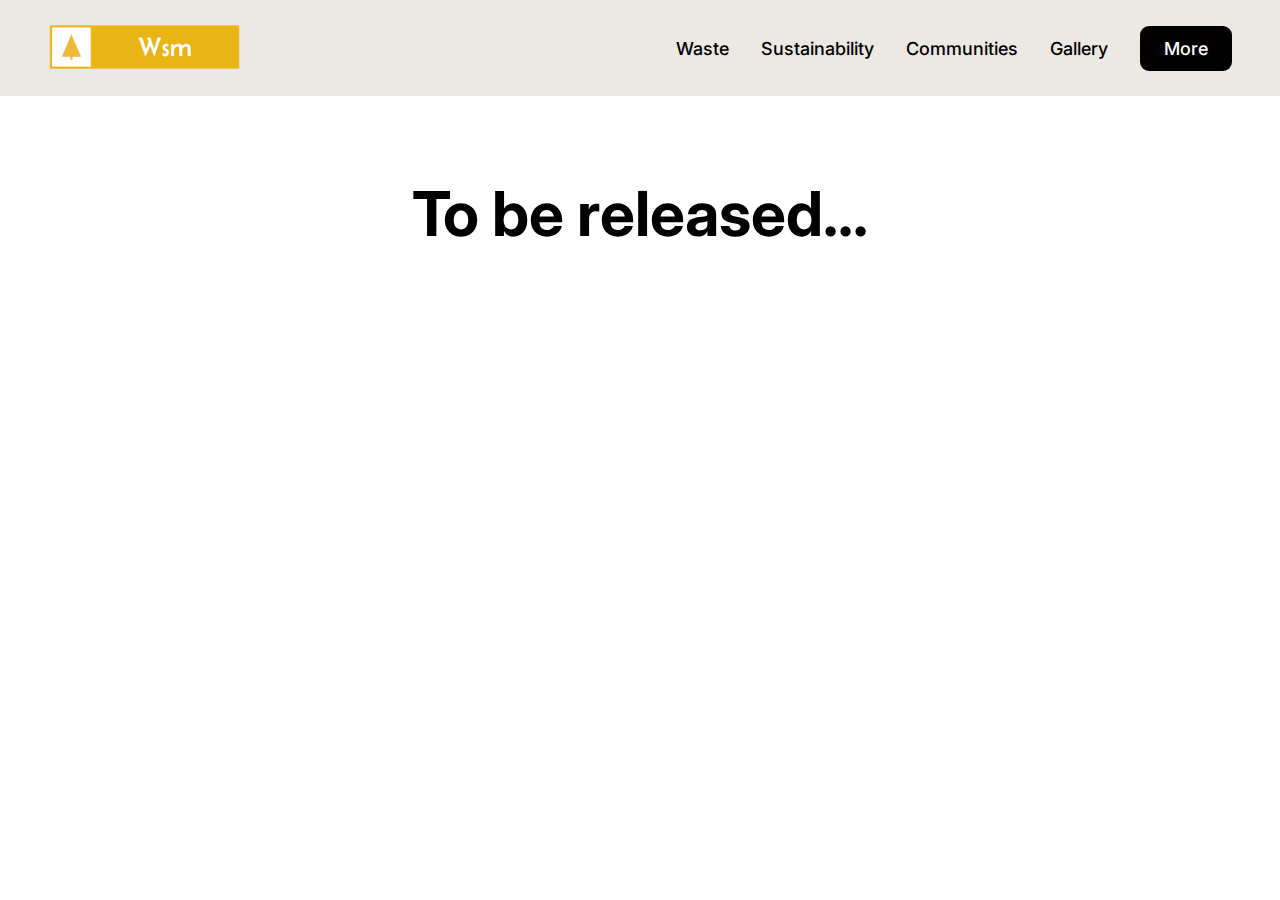
<file: future.html>
<!DOCTYPE html>
<html lang="en">
  <head>
    <meta charset="UTF-8" />
    <meta name="viewport" content="width=device-width, initial-scale=1.0" />

    <link rel="stylesheet" href="css/general.css" />
    <link rel="stylesheet" href="css/style.css" />

    <link rel="preconnect" href="https://fonts.googleapis.com" />
    <link rel="preconnect" href="https://fonts.gstatic.com" crossorigin />
    <link
      href="https://fonts.googleapis.com/css2?family=BenchNine:wght@300;400;700&family=Inter:ital,opsz,wght@0,14..32,100..900;1,14..32,100..900&display=swap"
      rel="stylesheet"
    />

    <title>Future</title>
  </head>
  <body>
    <header class="header">
      <a href="index.html">
        <img class="logo" alt="Website logo" src="img/logo.png" />
      </a>
      <nav class="main-nav">
        <ul class="main-nav-list">
          <li><a class="main-nav-link" href="waste.html">Waste</a></li>
          <li>
            <a class="main-nav-link" href="sustain.html">Sustainability</a>
          </li>
          <li><a class="main-nav-link" href="#">Communities</a></li>
          <li><a class="main-nav-link" href="gallery.html">Gallery</a></li>
          <li>
            <a class="main-nav-link nav-cta" href="future.html">More</a>
          </li>
        </ul>
      </nav>
    </header>
    <section>
      <div class="container">
        <h1 class="future-text">To be released...</h1>
      </div>
    </section>
  </body>
</html>
</file>
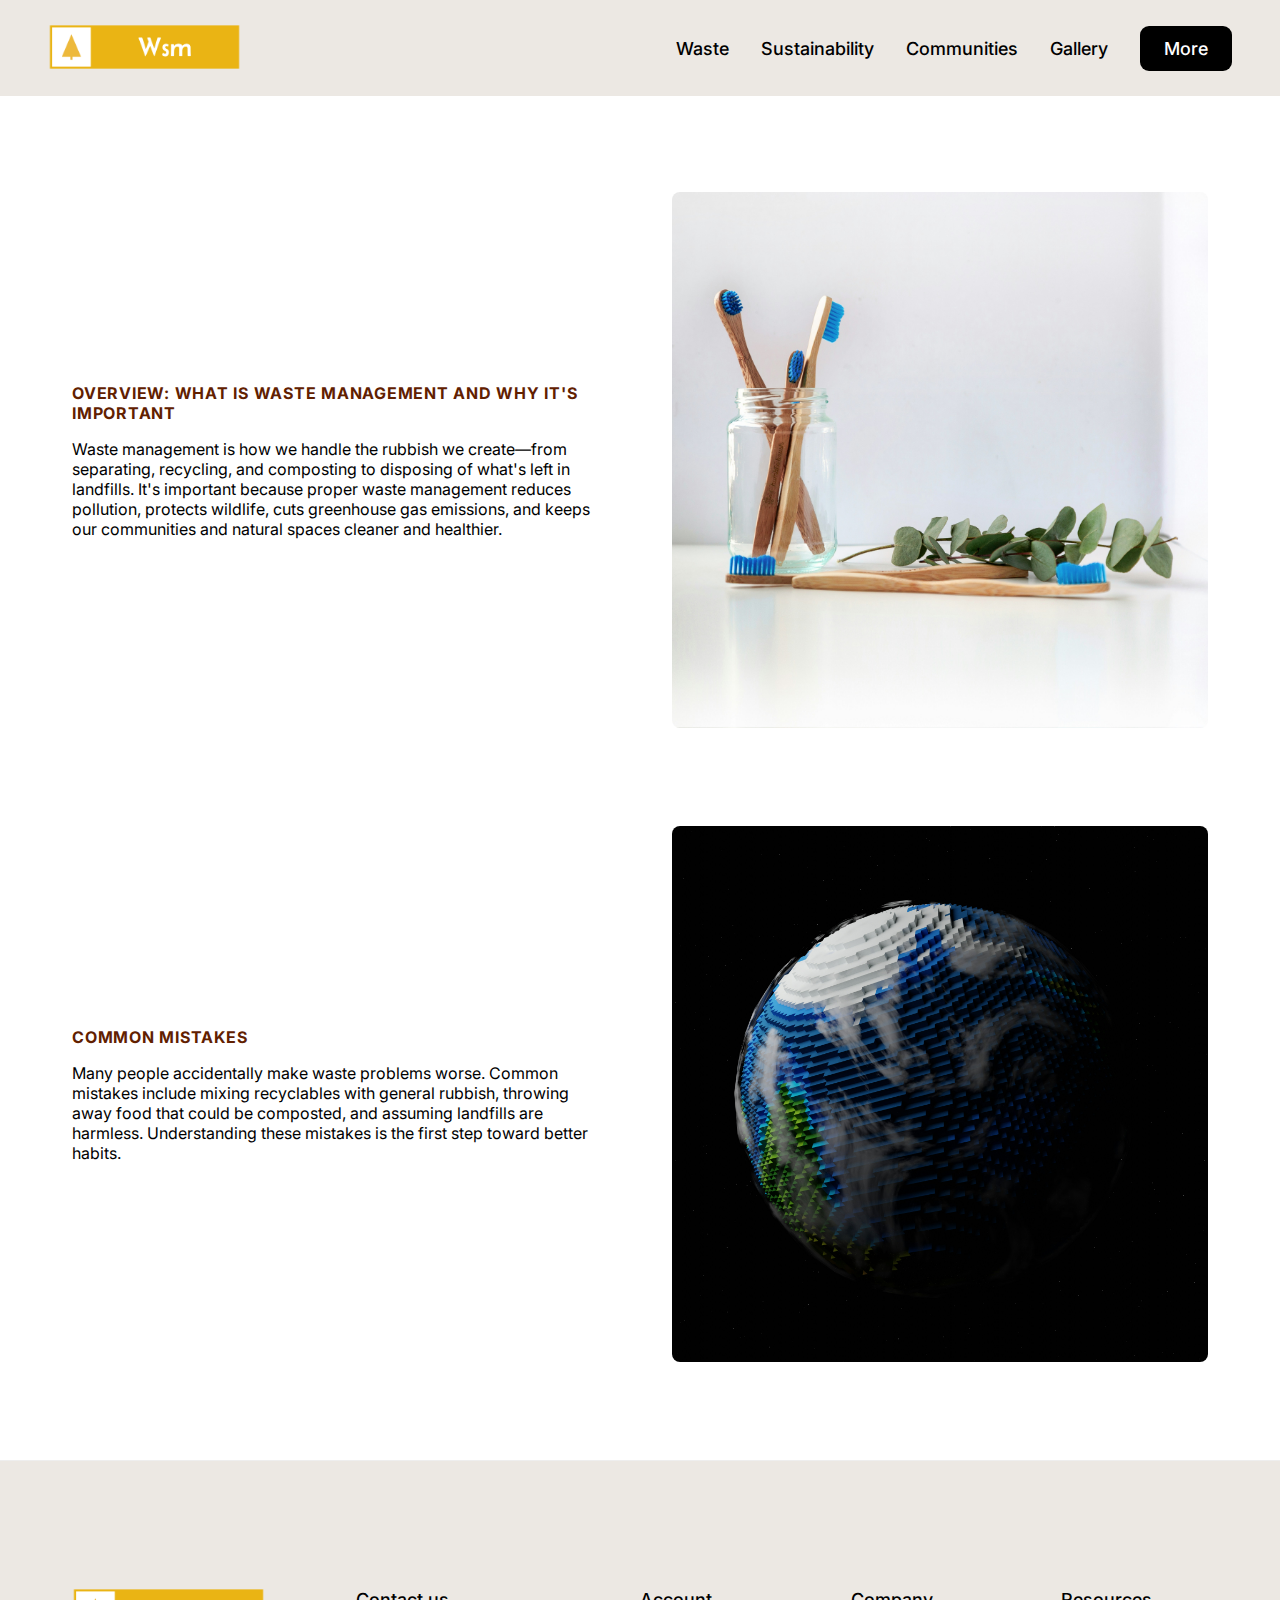
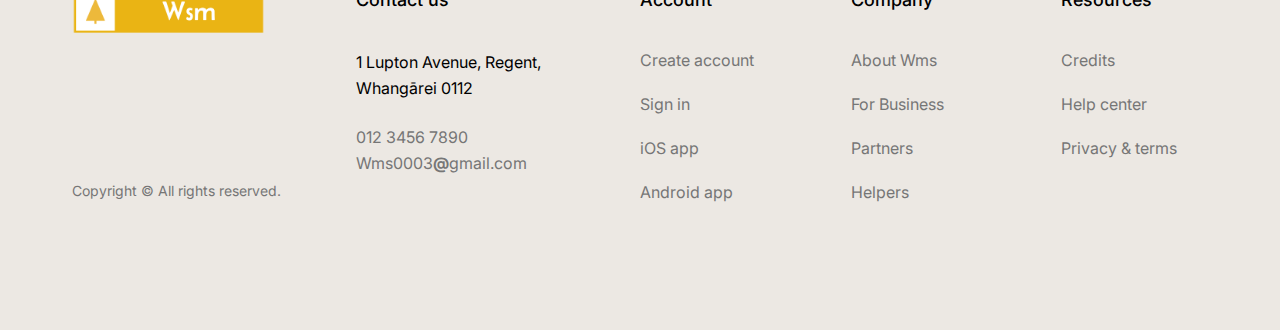
<file: sustain.html>
<!DOCTYPE html>
<html lang="en">
  <head>
    <meta charset="UTF-8" />
    <meta name="viewport" content="width=device-width, initial-scale=1.0" />

    <link rel="stylesheet" href="css/general.css" />
    <link rel="stylesheet" href="css/style.css" />

    <link rel="preconnect" href="https://fonts.googleapis.com" />
    <link rel="preconnect" href="https://fonts.gstatic.com" crossorigin />
    <link
      href="https://fonts.googleapis.com/css2?family=BenchNine:wght@300;400;700&family=Inter:ital,opsz,wght@0,14..32,100..900;1,14..32,100..900&display=swap"
      rel="stylesheet"
    />

    <title>Wastemanagement and sustainability</title>
  </head>
  <body>
    <header class="header">
      <a href="index.html">
        <img class="logo" alt="Website logo" src="img/logo.png" />
      </a>
      <nav class="main-nav">
        <ul class="main-nav-list">
          <li><a class="main-nav-link" href="waste.html">Waste</a></li>
          <li>
            <a class="main-nav-link" href="sustain.html">Sustainability</a>
          </li>
          <li><a class="main-nav-link" href="future.html">Communities</a></li>
          <li><a class="main-nav-link" href="gallery.html">Gallery</a></li>
          <li>
            <a class="main-nav-link nav-cta" href="future.html">More</a>
          </li>
        </ul>
      </nav>
    </header>

    <main>
      <section class="section-why">
        <div class="container grid grid--2-cols grid--center-v">
          <div>
            <h2 class="subheading">
              Overview: What is Waste Management and Why It's Important
            </h2>
            <p>
              Waste management is how we handle the rubbish we create—from
              separating, recycling, and composting to disposing of what's left
              in landfills. It's important because proper waste management
              reduces pollution, protects wildlife, cuts greenhouse gas
              emissions, and keeps our communities and natural spaces cleaner
              and healthier.
            </p>
          </div>
          <div>
            <img
              class="waste-img"
              src="img/gallery-img-8.jpg"
              alt="Waste management"
              style="width: 100%; border-radius: 8px"
            />
          </div>
          <div>
            <h2 class="subheading">Common Mistakes</h2>
            <p>
              Many people accidentally make waste problems worse. Common
              mistakes include mixing recyclables with general rubbish, throwing
              away food that could be composted, and assuming landfills are
              harmless. Understanding these mistakes is the first step toward
              better habits.
            </p>
          </div>
          <div>
            <img
              class="waste-img"
              src="img/gallery-img-10.jpg"
              alt="Waste management"
              style="width: 100%; border-radius: 8px"
            />
          </div>
        </div>
      </section>
    </main>

    <footer class="footer">
      <div class="container grid grid--footer">
        <div class="logo-col">
          <a href="#" class="footer-logo">
            <img class="logo" alt="Website logo" src="img/logo.png" />
          </a>

          <ul class="social-links">
            <li>
              <a class="footer-link" href="#"
                ><ion-icon class="social-icon" name="logo-instagram"></ion-icon
              ></a>
            </li>
            <li>
              <a class="footer-link" href="#"
                ><ion-icon class="social-icon" name="logo-facebook"></ion-icon
              ></a>
            </li>
            <li>
              <a class="footer-link" href="#"
                ><ion-icon class="social-icon" name="logo-twitter"></ion-icon
              ></a>
            </li>
          </ul>

          <p class="copyright">Copyright &copy; All rights reserved.</p>
        </div>
        <div class="address-col">
          <p class="footer-heading">Contact us</p>
          <address class="contacts">
            <p class="address">1 Lupton Avenue, Regent, Whangārei 0112</p>
            <p>
              <a class="footer-link" href="#">012 3456 7890</a><br />
              <a class="footer-link" href="#"
                >Wms0003<strong>@</strong>gmail.com</a
              >
            </p>
          </address>
        </div>
        <nav class="nav-col">
          <p class="footer-heading">Account</p>
          <ul class="footer-nav">
            <li><a class="footer-link" href="#">Create account</a></li>
            <li><a class="footer-link" href="#">Sign in</a></li>
            <li><a class="footer-link" href="#">iOS app</a></li>
            <li><a class="footer-link" href="#">Android app</a></li>
          </ul>
        </nav>

        <nav class="nav-col">
          <p class="footer-heading">Company</p>
          <ul class="footer-nav">
            <li><a class="footer-link" href="#">About Wms</a></li>
            <li><a class="footer-link" href="#">For Business</a></li>
            <li><a class="footer-link" href="#">Partners</a></li>
            <li><a class="footer-link" href="#">Helpers</a></li>
          </ul>
        </nav>

        <nav class="nav-col">
          <p class="footer-heading">Resources</p>
          <ul class="footer-nav">
            <li><a class="footer-link" href="#">Credits </a></li>
            <li><a class="footer-link" href="#">Help center</a></li>
            <li><a class="footer-link" href="#">Privacy & terms</a></li>
          </ul>
        </nav>
      </div>
    </footer>
  </body>
</html>
</file>
<file: css/general.css>
/* 

--- 01TYPOGRAPHY SYSTEM 

- Font sizes (px):
10 / 12 / 14 / 16 / 18 / 20 / 24 / 30 / 36 / 44 / 52 / 62 / 74 / 86 / 98

- Font weights:
Default: 
Medium: 
Semi-bold: 
Bold: 

- Line heights:
Default: 
Small: 
Medium: 
Paragraph default: 

- Letter spacing:



--- 02 Colors

-Primary: 


--- 05 SHADOWS

--- 06 BORDER-RADIUS

--- 07 WHITE SPACE

- SPACING SYSTEM (px)
2 / 4 / 8 / 12 / 16 / 24 / 32 / 48 / 64 / 80 / 96 / 128

*/

/* REUSABLE */

* {
  padding: 0;
  margin: 0;
  box-sizing: border-box;
}

html {
  font-size: 62.5%;
}

body {
  font-family: "Inter", sans-serif;
  color: black;
}

.container {
  /* 1140px */
  max-width: 120rem;
  padding: 0 3.2rem;
  margin: 0 auto;
}

.grid {
  display: grid;
  column-gap: 6.4rem;
  row-gap: 9.6rem;
}

.grid--2-cols {
  grid-template-columns: repeat(2, 1fr);
}

.grid--3-cols {
  grid-template-columns: repeat(3, 1fr);
}

.grid--4-cols {
  grid-template-columns: repeat(4, 1fr);
}

.grid--center-v {
  align-items: center;
}

.primary-heading {
  font-size: 4.4rem;
  font-weight: 650;
  margin-bottom: 3.2rem;
}

.heading-secondary {
  font-size: 4.4rem;
  line-height: 1.2;
  margin-bottom: 4.8rem;
}

.heading-tertiary {
  font-size: 3rem;
  line-height: 1.2;
  margin-bottom: 3.2rem;
}

.subheading {
  display: block;
  font-size: 1.6rem;
  font-weight: 700;
  color: #612000;
  text-transform: uppercase;
  margin-bottom: 1.6rem;
  letter-spacing: 0.75px;
}

.margin-right-sm {
  margin-right: 1.6rem !important;
}

.credits {
  text-align: center;
  font-size: 1.2rem;
  padding-bottom: 1.6rem;
}

a {
  text-decoration: none;
}

.gallery-img {
  width: 100%;
  border-radius: 6px;
}

.gallery-div {
  padding: 3.6rem;
}

.gallery-h4 {
  margin-top: 1.2rem;
  grid-column: -4 / -2;
  text-align: center;
  text-transform: uppercase;
}
</file>
<file: css/style.css>
/* *************************** */
/* HEADER */
/* *************************** */
.header {
  display: flex;
  align-items: center;
  justify-content: space-between;
  background-color: #ece8e3;
  height: 9.6rem;
  padding: 0 4.8rem;
}

.logo {
  height: 4.4rem;
}

/* *************************** */
/* NAVIGATION */
/* *************************** */

.main-nav-list {
  list-style: none;
  display: flex;
  gap: 3.2rem;
  align-items: center;
}

.main-nav-link:link,
.main-nav-link:visited {
  display: inline-block;
  text-decoration: none;
  color: black;
  font-weight: 500;
  font-size: 1.8rem;
  transition: all 0.3s;
}

.main-nav-link:hover,
.main-nav-link:active {
  color: white;
}

.main-nav-link.nav-cta:link,
.main-nav-link.nav-cta:visited {
  padding: 1.2rem 2.4rem;
  border-radius: 9px;
  color: #fff;
  background-color: black;
}

.main-nav-link.nav-cta:hover,
.main-nav-link.nav-cta:active {
  background-color: white;
  color: black;
}

/* *************************** */
/* HERO SECTION */
/* *************************** */

.section-hero {
  background-color: #ece8e3;
}

.hero {
  max-width: 130rem;
  margin: 0 auto;
  padding: 0 6.4rem;
  display: grid;
  grid-template-columns: 1fr 1fr;
  gap: 6.4rem;
  align-items: center;
}

.hero-img {
  width: 100%;
}

.hero-description {
  font-size: 2rem;
  margin-bottom: 2.4rem;
  /* or use 3.2 rem, decide later */
}

.btn:link,
.btn:visited {
  text-decoration: none;
  font-size: 2rem;
  padding: 1.2rem 4.8rem;
  border-radius: 9px;
  font-weight: 500;

  transition: all 0.3s;
}

.btn--full:link,
.btn--full:visited {
  background-color: #394c8f;
  color: #fff;
}

.btn--full:hover,
.btn--full:active {
  background-color: #28345f;
}

.btn--outline:link,
.btn--outline:visited {
  background-color: #fff;
  color: black;
}

.btn--outline:hover,
.btn--outline:active {
  background-color: #ece8e3;
  box-shadow: inset 0 0 0 3px #fff;
}

/* *************************** */
/* WHY IT MATTERS SECTION */
/* *************************** */
.section-why {
  padding: 9.6rem 0;
}

.step-number {
  font-size: 8.6rem;
  font-weight: 600;
  color: #ddd;
  margin-bottom: 1.2rem;
}

.step-description {
  font-size: 1.4rem;
  line-height: 1.8;
}

.step-img-box {
  position: relative;

  display: flex;
  align-items: center;
  justify-content: center;
  flex-direction: column;
}

.step-img {
  width: 65%;
}

/* *************************** */
/* FOOTER */
/* *************************** */
.footer {
  padding: 12.8rem 0;
  border-top: 1px solid #eee;
  background-color: #ece8e3;
}

.grid--footer {
  grid-template-columns: 1.5fr 1.5fr 1fr 1fr 1fr;
}

.logo-col {
  display: flex;
  flex-direction: column;
}

.footer-logo {
  display: block;
  margin-bottom: 3.2rem;
}

.social-links {
  list-style: none;
  display: flex;
  gap: 2.4rem;
}

.social-icon {
  height: 2.4rem;
  width: 2.4rem;
}

.copyright {
  font-size: 1.4rem;
  line-height: 1.6;
  color: #767676;
  margin-top: auto;
}

.footer-heading {
  font-size: 1.8rem;
  font-weight: 500;
  margin-bottom: 4rem;
}

.contacts {
  font-style: normal;
  font-size: 1.6rem;
  line-height: 1.6;
}

.address {
  margin-bottom: 2.4rem;
}

.footer-nav {
  list-style: none;
  display: flex;
  flex-direction: column;
  gap: 2.4rem;
}

.footer-link:link,
.footer-link:visited {
  text-decoration: none;
  font-size: 1.6rem;
  color: #767676;
  transition: all 0.3s;
}

.footer-link:hover,
.footer-link:active {
  color: #555;
}

/* *************************** */
/* LOADING BAR */
/* *************************** */
.loading-bar-container {
  position: fixed;
  top: 0;
  left: 0;
  width: 100vw;
  height: 6px;
  background: #eee;
  z-index: 9999;
  display: flex;
  align-items: center;
  justify-content: center;
}

.loading-bar {
  width: 0;
  height: 100%;
  background: #4caf50;
  animation: loading 2s linear forwards;
}

.loading-text {
  position: absolute;
  top: 10px;
  left: 50%;
  transform: translateX(-50%);
  font-family: "Inter", sans-serif;
  font-size: 0.9rem;
  color: #333;
}

@keyframes loading {
  to {
    width: 100vw;
  }
}

/* Hide loading bar after animation */
.loading-bar-container:has(.loading-bar[style*="width: 100vw"]) {
  display: none;
}

p {
  font-size: 1.6rem;
}

.waste-img {
  width: 100%;
}

.future-text {
  font-size: 6.2rem;
  text-align: center;
  margin-top: 8rem;
}
</file>
